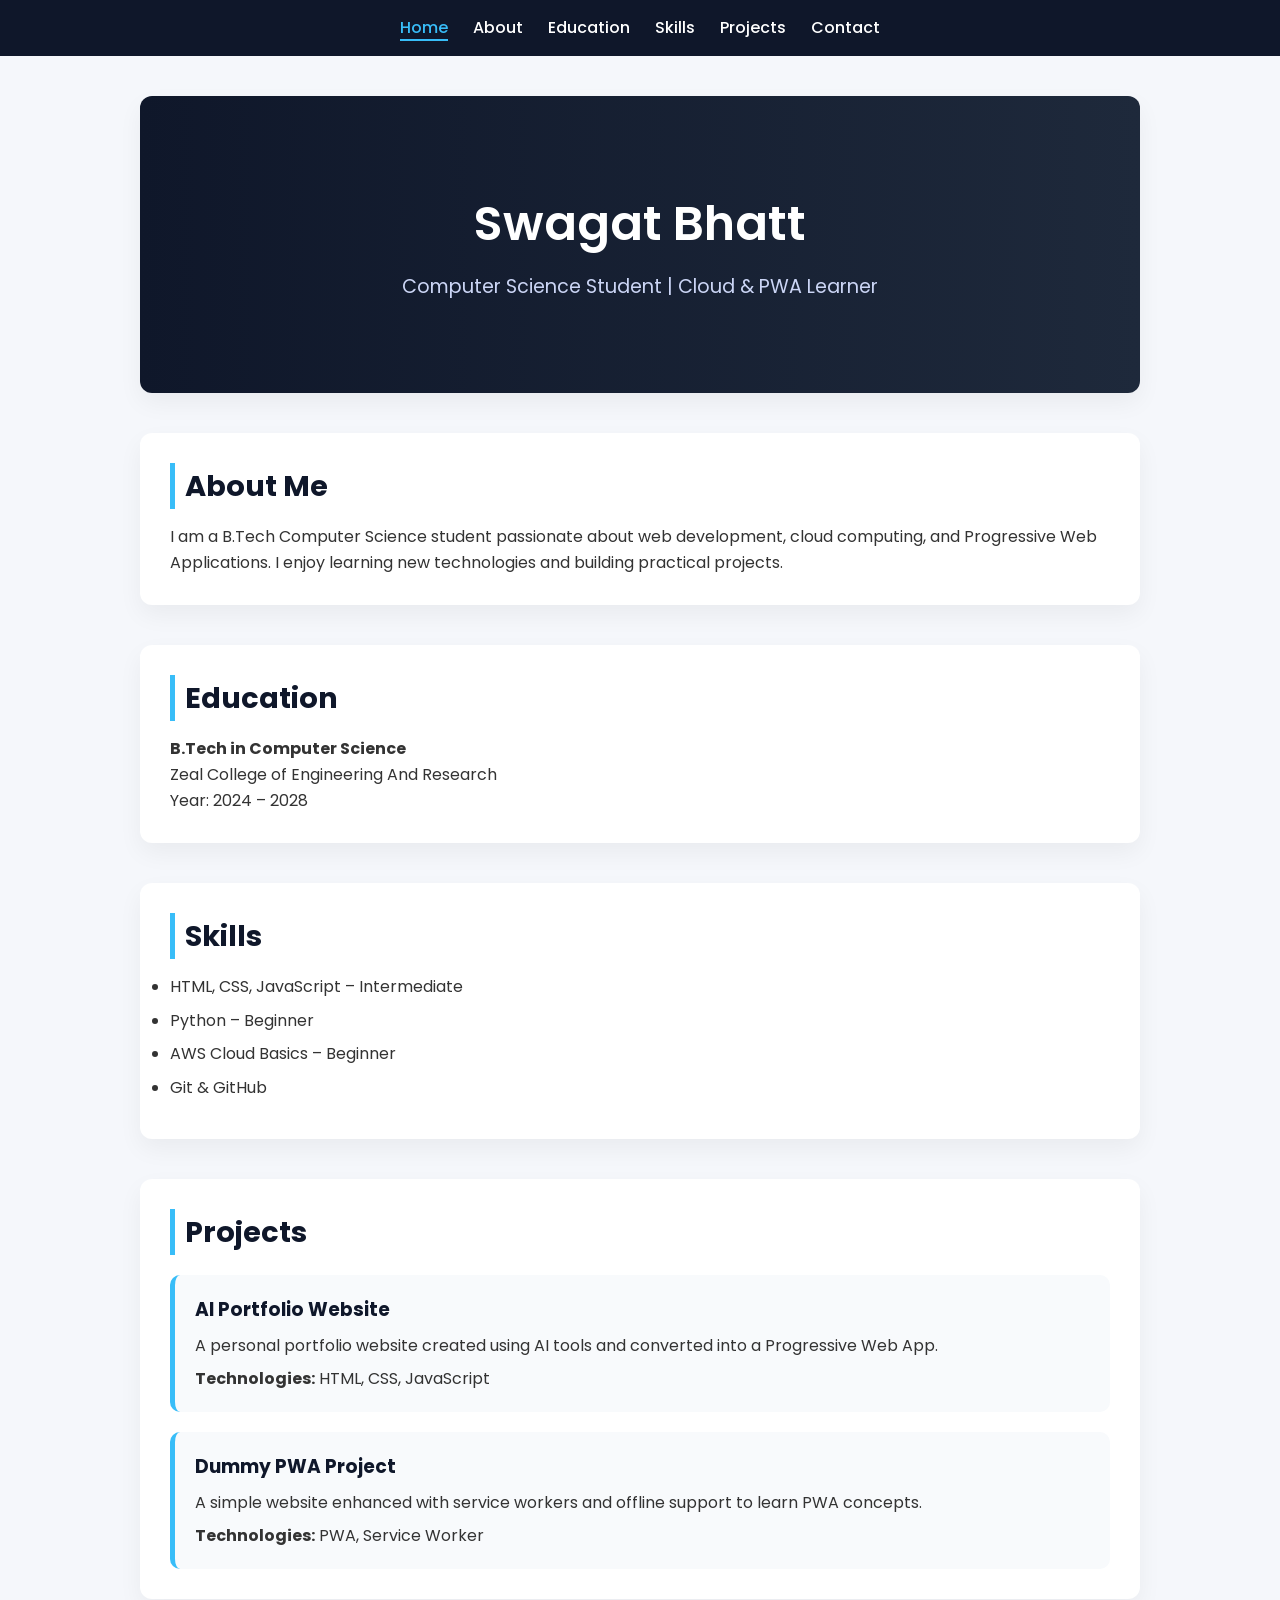
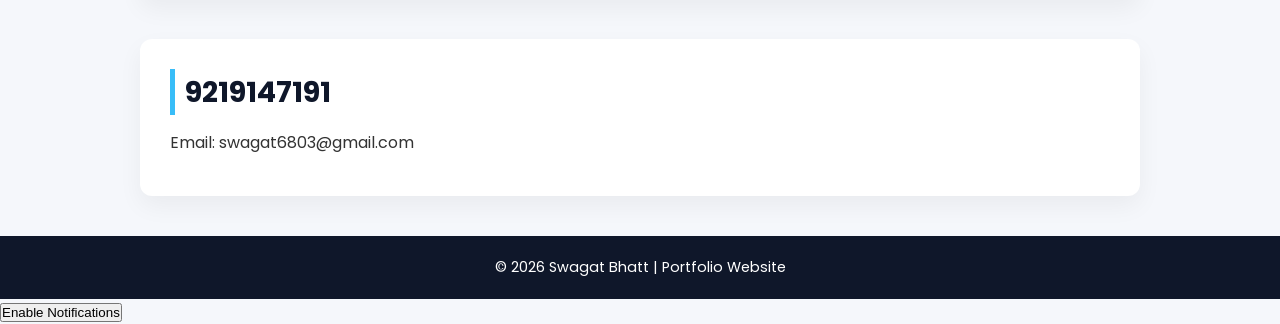
<file: index.html>
<!DOCTYPE html>
<html lang="en">
<head>
  <meta charset="UTF-8" />
  <meta name="viewport" content="width=device-width, initial-scale=1.0" />
  <title>Swagat Bhatt | Portfolio</title>
  <link rel="stylesheet" href="style.css" />
  <link rel="manifest" href="manifest.json">
<meta name="theme-color" content="#0f172a">
  <button id="installBtn" style="display: none;">Install App</button>
</head>
<body>

  <!-- Navigation Bar -->
  <nav>
    <ul>
      <li><a href="#home">Home</a></li>
      <li><a href="#about">About</a></li>
      <li><a href="#education">Education</a></li>
      <li><a href="#skills">Skills</a></li>
      <li><a href="#projects">Projects</a></li>
      <li><a href="#contact">Contact</a></li>
    </ul>
  </nav>

  <!-- Hero Section -->
  <section id="home" class="hero">
    <h1>Swagat Bhatt</h1>
    <p>Computer Science Student | Cloud & PWA Learner</p>
  </section>

  <!-- About Section -->
  <section id="about">
    <h2>About Me</h2>
    <p>
      I am a B.Tech Computer Science student passionate about web development,
      cloud computing, and Progressive Web Applications. I enjoy learning new
      technologies and building practical projects.
    </p>
  </section>

  <!-- Education Section -->
  <section id="education">
    <h2>Education</h2>
    <p><strong>B.Tech in Computer Science</strong></p>
    <p>Zeal College of Engineering And Research</p>
    <p>Year: 2024 – 2028</p>
  </section>

  <!-- Skills Section -->
  <section id="skills">
    <h2>Skills</h2>
    <ul>
      <li>HTML, CSS, JavaScript – Intermediate</li>
      <li>Python – Beginner</li>
      <li>AWS Cloud Basics – Beginner</li>
      <li>Git & GitHub</li>
    </ul>
  </section>

  <!-- Projects Section -->
  <section id="projects">
    <h2>Projects</h2>

    <div class="project">
      <h3>AI Portfolio Website</h3>
      <p>
        A personal portfolio website created using AI tools and converted into
        a Progressive Web App.
      </p>
      <p><strong>Technologies:</strong> HTML, CSS, JavaScript</p>
    </div>

    <div class="project">
      <h3>Dummy PWA Project</h3>
      <p>
        A simple website enhanced with service workers and offline support to
        learn PWA concepts.
      </p>
      <p><strong>Technologies:</strong> PWA, Service Worker</p>
    </div>
  </section>

  <!-- Contact Section -->
  <section id="contact">
    <h2>9219147191</h2>
    <p>Email: swagat6803@gmail.com</p>
  </section>

  <!-- Footer -->
  <footer>
    <p>© 2026 Swagat Bhatt | Portfolio Website</p>
  </footer>

  <script src="script.js"></script>
 <button id="notifyBtn">Enable Notifications</button>

<script>
document.getElementById("notifyBtn").addEventListener("click", async () => {
  if (!("Notification" in window)) {
    alert("Notifications not supported");
    return;
  }

  const permission = await Notification.requestPermission();

  if (permission === "granted") {
    const reg = await navigator.serviceWorker.ready;

    reg.showNotification("PWA Notification Enabled 🎉", {
      body: "You will receive updates from this app.",
      icon: "icon-192.png"
    });

    // ✅ FORCE toast visibility
    showToast("Notifications enabled successfully ✅");

  } else {
    showToast("Notification permission denied ❌");
  }
});
</script>


<div id="toast">🔔 Notifications Enabled!</div>
<style>
#toast {
  position: fixed;
  top: 20px;
  right: 20px;
  background-color: #4CAF50;
  color: #fff;
  padding: 12px 20px;
  border-radius: 8px;
  font-size: 14px;
  box-shadow: 0 4px 10px rgba(0,0,0,0.2);
  display: none;
  z-index: 9999;
  animation: fadeIn 0.5s ease;
}

@keyframes fadeIn {
  from { opacity: 0; transform: translateY(-10px); }
  to { opacity: 1; transform: translateY(0); }
}
</style>
<script>
function showToast(message) {
  const toast = document.getElementById("toast");
  toast.innerText = message;
  toast.style.display = "block";

  setTimeout(() => {
    toast.style.display = "none";
  }, 3000);
}
</script>

</body>
</html>
</file>
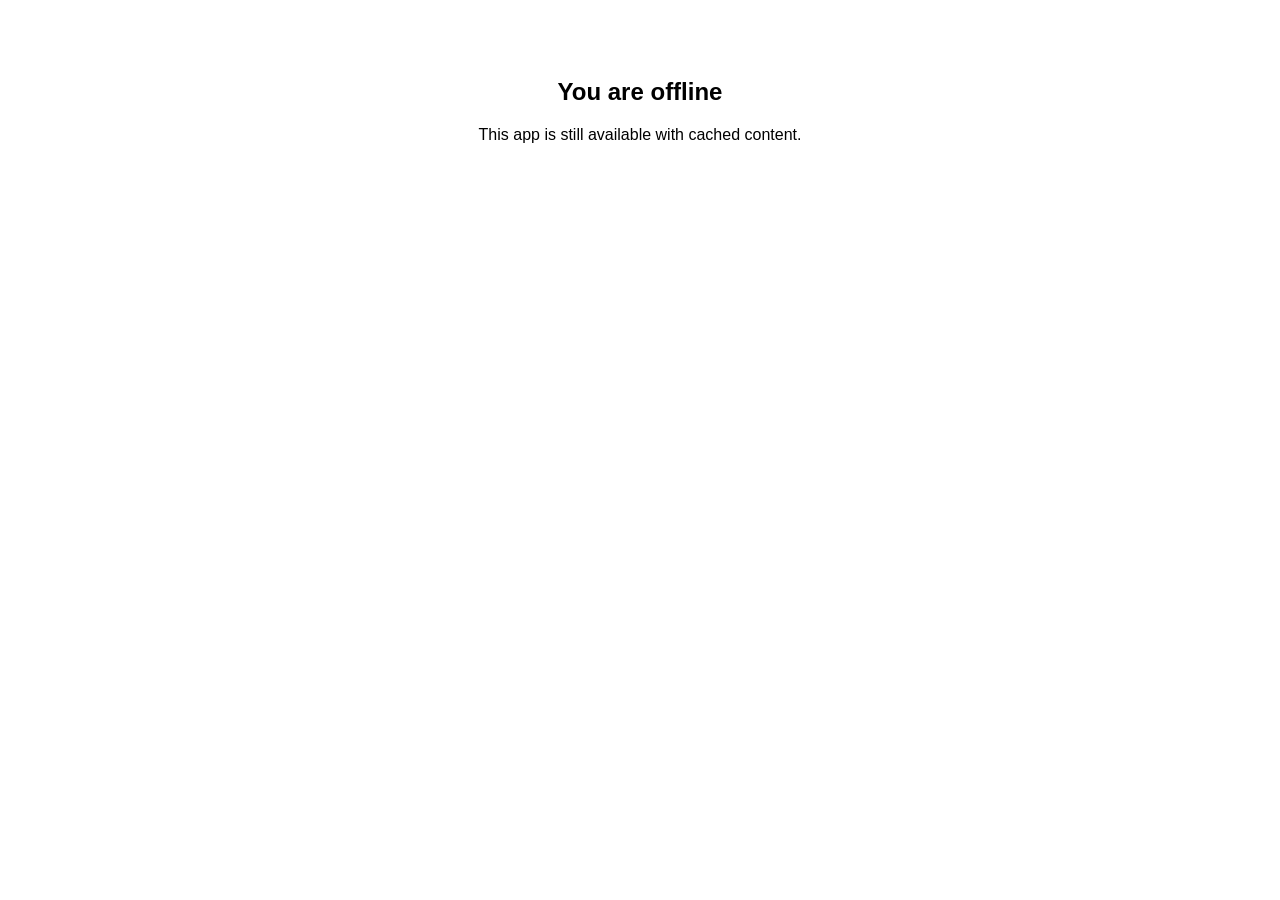
<file: offline.html>
<!DOCTYPE html>
<html>
<head>
  <title>Offline</title>
  <style>
    body {
      font-family: Arial;
      text-align: center;
      padding: 50px;
    }
  </style>
</head>
<body>
  <h2>You are offline</h2>
  <p>This app is still available with cached content.</p>
</body>
</html>
</file>
<file: style.css>
/* Google Font */
@import url('https://fonts.googleapis.com/css2?family=Poppins:wght@300;400;500;600&display=swap');

* {
  margin: 0;
  padding: 0;
  box-sizing: border-box;
}

body {
  font-family: 'Poppins', sans-serif;
  background: #f5f7fb;
  color: #333;
  line-height: 1.6;
}

/* Navbar */
nav {
  background: #0f172a;
  padding: 15px 40px;
  position: sticky;
  top: 0;
  z-index: 100;
}

nav ul {
  list-style: none;
  display: flex;
  justify-content: center;
  gap: 25px;
}

nav ul li a {
  color: #fff;
  text-decoration: none;
  font-weight: 500;
  transition: color 0.3s;
}

nav ul li a:hover {
  color: #38bdf8;
}

/* Hero Section */
.hero {
  background: linear-gradient(to right, #0f172a, #1e293b);
  color: white;
  text-align: center;
  padding: 90px 20px;
}

.hero h1 {
  font-size: 3rem;
  font-weight: 600;
}

.hero p {
  font-size: 1.2rem;
  margin-top: 10px;
  color: #cbd5f5;
}

/* Sections */
section {
  max-width: 1000px;
  margin: 40px auto;
  background: white;
  padding: 30px;
  border-radius: 12px;
  box-shadow: 0 10px 25px rgba(0, 0, 0, 0.05);
}

section h2 {
  margin-bottom: 15px;
  color: #0f172a;
  font-size: 1.8rem;
  border-left: 5px solid #38bdf8;
  padding-left: 10px;
}

/* Skills */
#skills ul {
  margin-top: 10px;
}

#skills ul li {
  margin-bottom: 8px;
}

/* Projects */
.project {
  background: #f8fafc;
  padding: 20px;
  margin-top: 20px;
  border-radius: 10px;
  border-left: 5px solid #38bdf8;
}

.project h3 {
  color: #0f172a;
}

.project p {
  margin-top: 8px;
}

/* Contact */
#contact p {
  margin-bottom: 10px;
}

/* Footer */
footer {
  text-align: center;
  background: #0f172a;
  color: white;
  padding: 20px;
  margin-top: 40px;
  font-size: 0.9rem;
}

/* Responsive Design */
@media (max-width: 768px) {
  nav ul {
    flex-direction: column;
    align-items: center;
  }

  .hero h1 {
    font-size: 2.2rem;
  }

  section {
    margin: 20px;
  }
}
nav a.active {
  color: #38bdf8;
  border-bottom: 2px solid #38bdf8;
}
</file>
